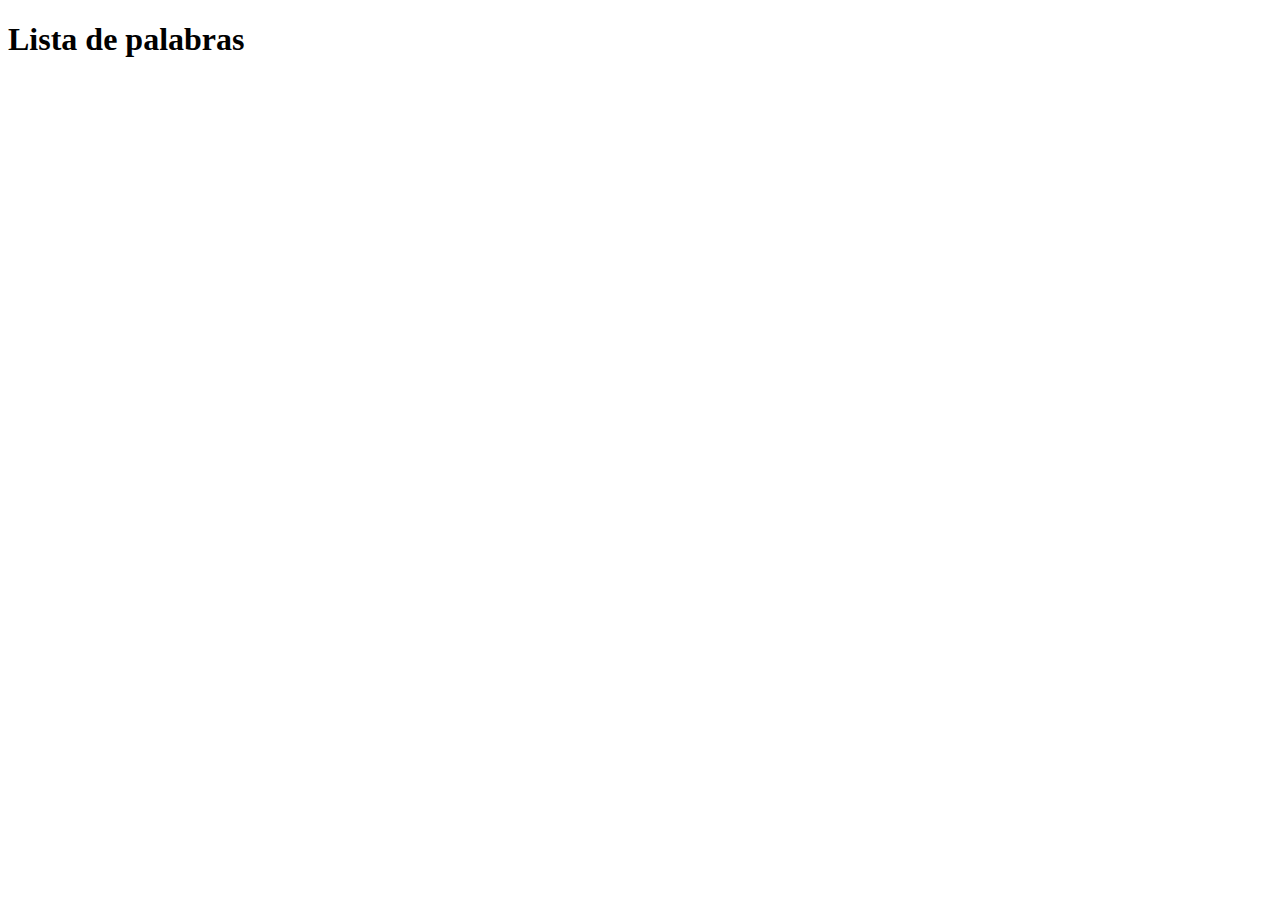
<file: live-coding/live-coding-1/index.html>
<!DOCTYPE html>
<html lang="en">
<head>
    <meta charset="UTF-8">
    <meta http-equiv="X-UA-Compatible" content="IE=edge">
    <meta name="viewport" content="width=device-width, initial-scale=1.0">
    <title>Palabras</title>
</head>
<body>
    <h1>Lista de palabras</h1>
    <ul>
        <!-- imprime los elementos de la lista  -->
    </ul>

    <script src="./app.js"></script>
</body>
</html>
</file>
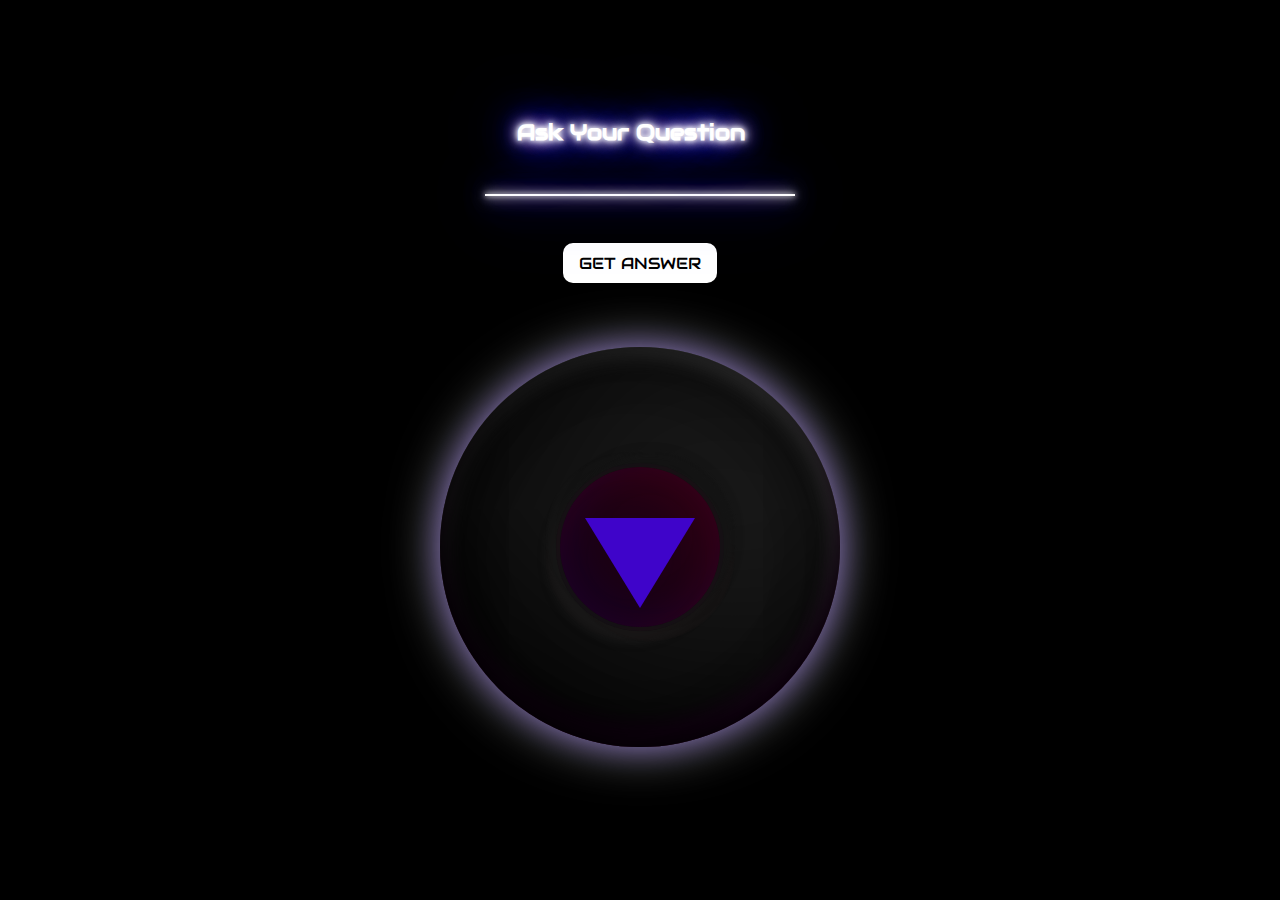
<file: live-coding/live-coding-2/starter-files/index.html>
<!DOCTYPE html>
<html lang="en">
    <head>
        <meta charset="UTF-8" />
        <meta name="viewport" content="width=device-width, initial-scale=1.0" />
        <link rel="icon" href="favicon.ico" />
        <link href="https://fonts.googleapis.com/css2?family=Audiowide&display=swap" rel="stylesheet" />
        <link rel="stylesheet" href="styles/background.css" />
        <link rel="stylesheet" href="styles/main.css" />
        <link rel="stylesheet" href="styles/ball.css" />
        <title>Yes No API</title>
    </head>
    <body>
        <div class="main">
            <div class="stars"></div>
            <div class="twinkling"></div>
            <div class="clouds"></div>

            <div class="interaction__container">
                <input id="input" class="input" type="text" onkeypress="handleKeyEnter(event)" value="" required />
                <span class="input__bar"></span>
                <label>Ask Your Question</label>
                <p id="error" class="error"></p>
            </div>

            <button id="button" type="submit" class="button">
                Get Answer
            </button>

            <div id="ball" class="ball">
                <div class="ball__response">
                    <div class="ball__triangle"></div>
                    <div id="answer" class="ball__answer"></div>
                </div>
            </div>
        </div>
    </body>
    <script src="script.js"></script>
</html>
</file>
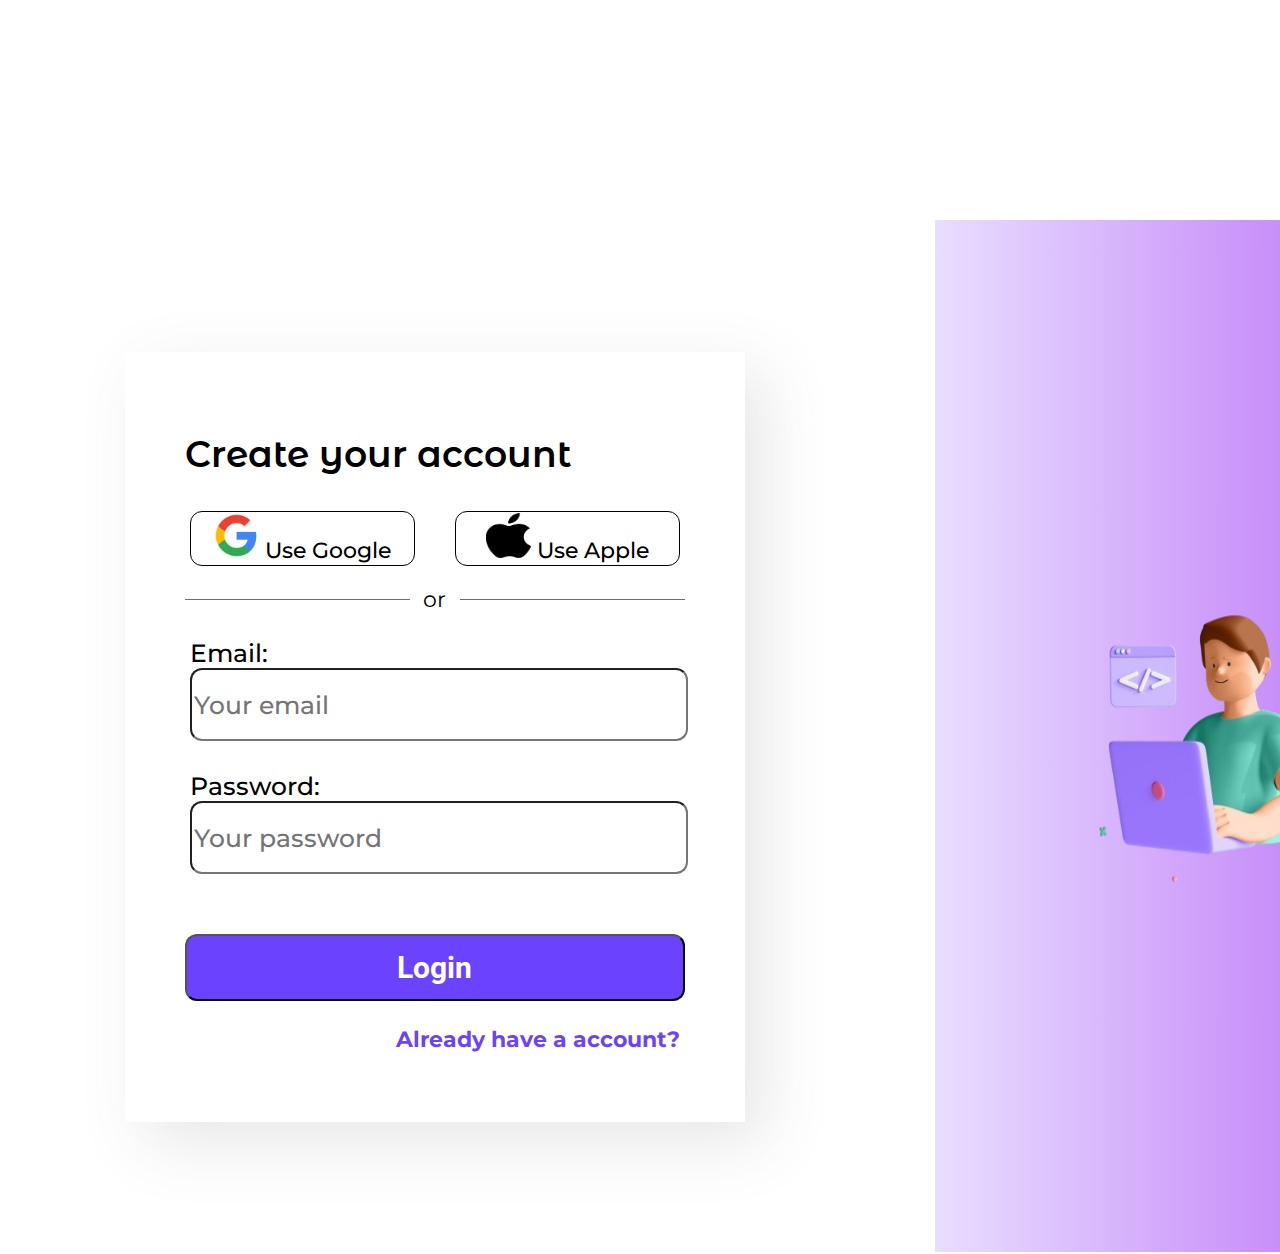
<file: sign-up.html>
<!DOCTYPE html>
<html lang="en">
<head>
    <meta charset="UTF-8">
    <meta name="viewport" content="width=device-width, initial-scale=1.0">
    <title>Sign-up-CSS-Avanzado</title>
    <link rel="stylesheet" href="./styles/style.css">

    <link rel="preconnect" href="https://fonts.googleapis.com">
    <link rel="preconnect" href="https://fonts.gstatic.com" crossorigin>
    <link href="https://fonts.googleapis.com/css2?family=Montserrat+Alternates:wght@600&display=swap" rel="stylesheet">

    <link rel="preconnect" href="https://fonts.googleapis.com">
    <link rel="preconnect" href="https://fonts.gstatic.com" crossorigin>
    <link href="https://fonts.googleapis.com/css2?family=Montserrat&display=swap" rel="stylesheet">

   <link rel="preconnect" href="https://fonts.googleapis.com">
   <link rel="preconnect" href="https://fonts.gstatic.com" crossorigin>
   <link href="https://fonts.googleapis.com/css2?family=Roboto:wght@500&display=swap" rel="stylesheet">

</head>
<body>
    <div class="container">
        <div class="mitad-izquierda">
            <div class="mitad-izquierda-container">
            
                <div class="create">
                    Create your account
                </div>
<div class="wraper-boton">
    <button class="logo-Google">
        <img src="./assets/google-logo.png" alt="logo-Google">
        Use Google
    </button>
    <button class="logo-Apple">
        <img src="./assets/apple-logo.png" alt="logo-Apple">
        Use Apple
    </button>
</div>           
                <div class="or">
                    <div id="linea1"></div>
                    <div class="or2">or</div>
                    <div id="linea2"></div>
                </div>
                <div class="email" id="colocaemail">
                    <label for="email">Email:</label>
                    <input type="email" name="email" id="email" placeholder="Your email">
                </div>
                <div class="password" id="colocapassword">
                    <label for="password">Password:</label>
                    <input type="password" name="password" id="contraseña" placeholder="Your password">
                </div>
                <div class="login">
                    <button>Login</button>
                </div>
                <div class="account">
                    Already have a account?
                </div>
            </div>
        </div>
        <div class="mitad-derecha">
            <div>
                <img src="./assets/developer.png" alt="imagen-persona"> 
            </div>
            
        </div>
    </div>
</body>
</html>
</file>
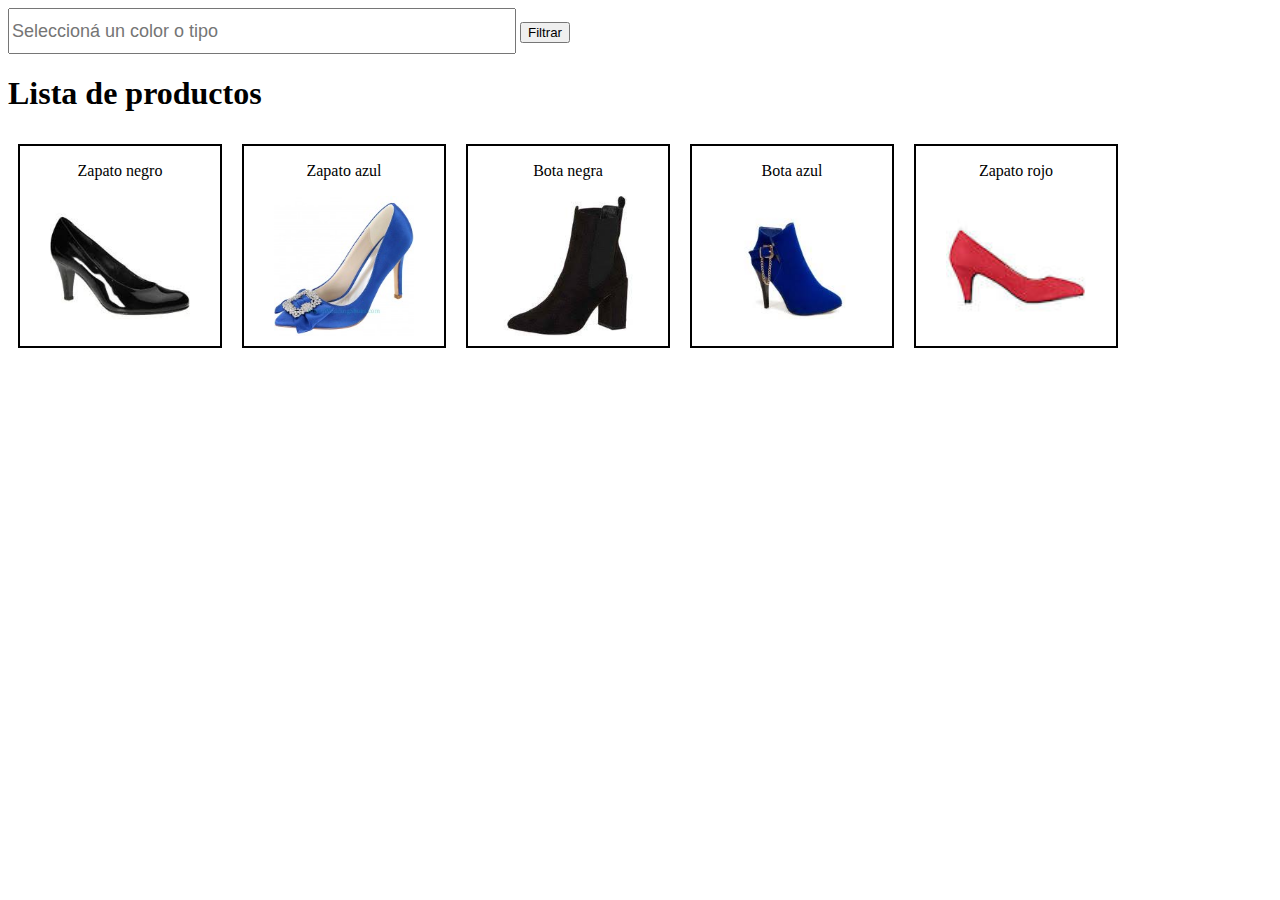
<file: codigo-de-otros 3y4/codigo-otros-3/filtro.html>
<!DOCTYPE html>
<html lang="en">

<head>
  <meta charset="UTF-8">
  <meta name="viewport" content="width=device-width, initial-scale=1.0">
  <meta http-equiv="X-UA-Compatible" content="ie=edge">
  <link rel="stylesheet" href="./filtro.css"> <!--filtro.css esta mal linkeado por esos e cambio a ./filtro.css-->
  <title>Filtros en JS</title>
</head>

<body>
  
  <div>
      <input type="text" placeholder="Seleccioná un color o tipo" id="inputFiltro"> <!--añadir id-->
      <button id="botonFiltro">Filtrar</button >  <!--añadir id-->
      <h1>Lista de productos </h1>
      <div id="lista-de-productos">
    </div>
  </div>
  <script src="./filtro.js"></script> <!--../filtro.js estaba mal linkeado por esos se cambio a ./filtro.js-->
</body>

</html>
</file>
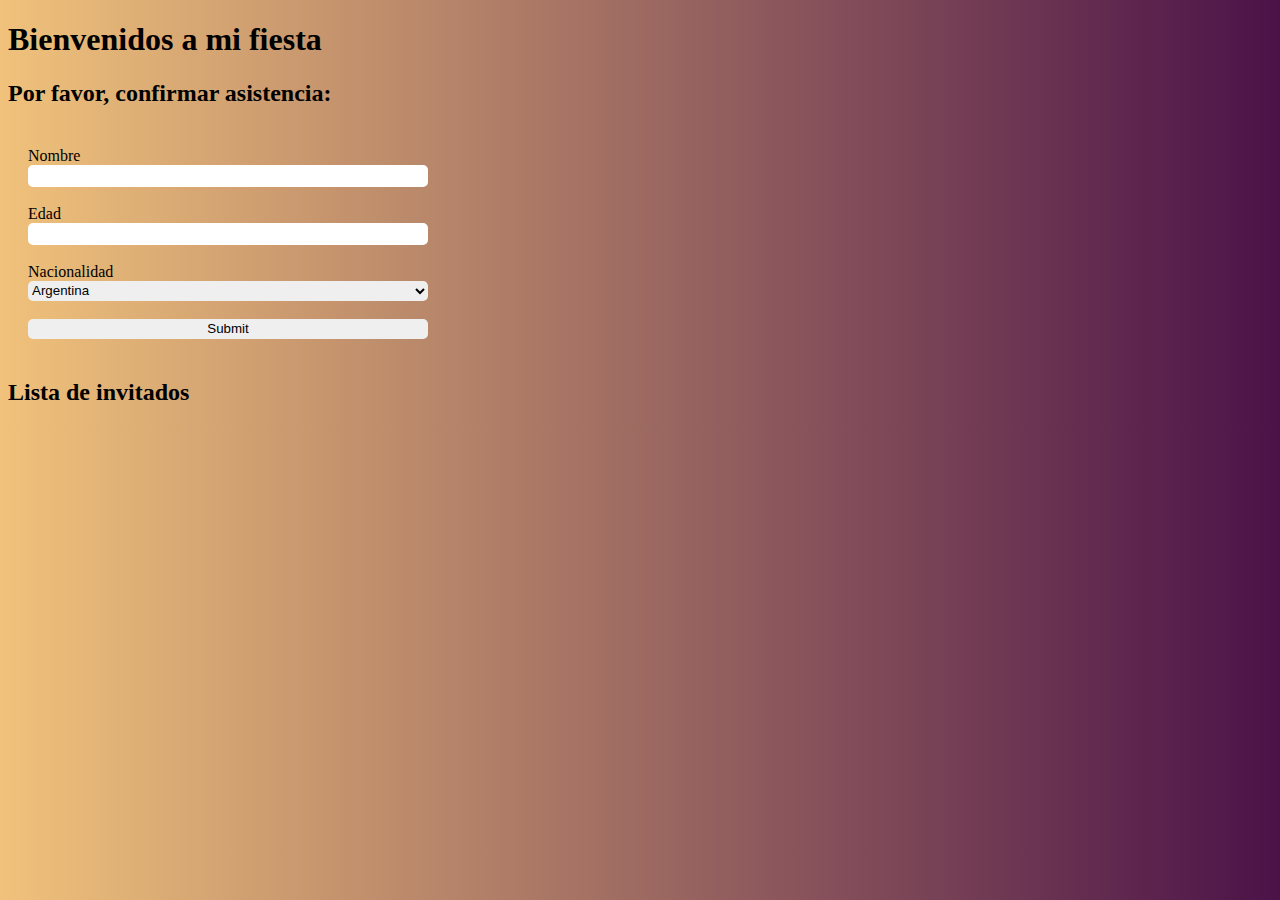
<file: repo clonado 2/codigo-otros-2/formulario.html>
<!DOCTYPE html>
<html lang="en">
<!--Es un formulario que va dar una lista de los invitados, al llenar los campos del formulario y darle al boton submit deberian aparecer los datos en la parte baja de lista de invitados, pero no es así -->
<head>
  <meta charset="UTF-8">
  <meta http-equiv="X-UA-Compatible" content="IE=edge">
  <meta name="viewport" content="width=device-width, initial-scale=1.0">
  <link rel="stylesheet" type="text/css" media="screen" href="./styles.css">
  <title>Formulario</title>
</head>
<body>
  <h1>Bienvenidos a mi fiesta</h1>
  <h2>Por favor, confirmar asistencia:</h2>

  <form class="formulario">
    Nombre <input type="text" name="name" id="name">
    <br />
    Edad <input type="number" name="age" id="age">
    <br />

    Nacionalidad
    <select name="nationality" id="nationality">
      <option value="ar">Argentina</option>
      <option value="mx">Mexicana</option>
      <option value="per">Peruana</option>
      <option value="vnzl">Venezolana</option>
    </select>
    <br />
    <input type="submit">
  </form>

  <div id="lista-de-invitados"><!--Agregue el id lista-de-invitados-->
    <h2>Lista de invitados</h2> 

  </div>

  <script src="./formulario.js"></script> <!--la ruta del javascript esta mal ejecutada por eso la cambie de (../formulario.js)  a   (./formulario.js/)-->
</body>

</html>
</file>
<file: live-coding/live-coding-2/starter-files/styles/background.css>
/* Taken from: https://codepen.io/LoneWolfsMoon/pen/KQaxNd */
body {
    margin: 0;
    padding: 0;
}
@keyframes move-twink-back {
    from {
        background-position: 0 0;
    }
    to {
        background-position: -10000px 5000px;
    }
}
@-webkit-keyframes move-twink-back {
    from {
        background-position: 0 0;
    }
    to {
        background-position: -10000px 5000px;
    }
}
@-moz-keyframes move-twink-back {
    from {
        background-position: 0 0;
    }
    to {
        background-position: -10000px 5000px;
    }
}
@-ms-keyframes move-twink-back {
    from {
        background-position: 0 0;
    }
    to {
        background-position: -10000px 5000px;
    }
}

@keyframes move-clouds-back {
    from {
        background-position: 0 0;
    }
    to {
        background-position: 10000px 0;
    }
}
@-webkit-keyframes move-clouds-back {
    from {
        background-position: 0 0;
    }
    to {
        background-position: 10000px 0;
    }
}
@-moz-keyframes move-clouds-back {
    from {
        background-position: 0 0;
    }
    to {
        background-position: 10000px 0;
    }
}
@-ms-keyframes move-clouds-back {
    from {
        background-position: 0;
    }
    to {
        background-position: 10000px 0;
    }
}

.stars,
.twinkling,
.clouds {
    position: absolute;
    top: 0;
    left: 0;
    right: 0;
    bottom: 0;
    width: 100%;
    height: 100%;
    display: block;
}

.stars {
    background: #000 url(http://www.script-tutorials.com/demos/360/images/stars.png) repeat top center;
    z-index: -103;
}

.twinkling {
    background: transparent url(http://www.script-tutorials.com/demos/360/images/twinkling.png) repeat top center;
    z-index: -102;

    animation: move-twink-back 200s linear infinite;
}

.clouds {
    background: transparent url(https://i.imgur.com/v3xI5rv.png) repeat top center;
    z-index: -100;

    animation: move-clouds-back 600s linear infinite;
}
</file>
<file: live-coding/live-coding-2/starter-files/styles/main.css>
* {
    font-family: 'Audiowide', cursive;
}

body {
    background-color: #0b132b;
    font-size: 16px;
    overflow-y: hidden;
}

.main {
    display: flex;
    flex-direction: column;
    justify-content: center;
    align-items: center;
    height: 100vh;
}

.interaction__container {
    position: relative;
    margin-bottom: 30px;
}

.input {
    font-size: 1.2rem;
    padding: 10px 10px 10px 0px;
    display: block;
    width: 300px;
    border: none;
    border-bottom: 1px solid #757575;
    color: white;
}

.input:focus {
    outline: none;
}

.input ~ label {
    position: absolute;
    font-size: 1.4rem;
    font-weight: 700;
    top: -2.2rem;
    left: 2rem;
    color: white;
    text-shadow: 0 0 5px #fff, 0 0 10px #fff, 0 0 15px #fff, 0 0 20px #3f04ca, 0 0 35px #3f04ca, 0 0 40px #3f04ca,
        0 0 50px #3f04ca, 0 0 75px #3f04ca;
}

.input__bar {
    position: relative;
    display: block;
    content: '';
    height: 2px;
    width: 100%;
    bottom: 1px;
    position: absolute;
    background: white;
    box-shadow: 0 0 5px #fff, 0 0 10px #fff, 0 0 15px #fff, 0 0 20px #3f04ca, 0 0 35px #3f04ca, 0 0 40px #3f04ca,
        0 0 50px #3f04ca, 0 0 75px #3f04ca;
}

.input:focus ~ .input__bar:before,
.input:focus ~ .input__bar:after {
    width: 50%;
}

.input[type='text'] {
    background: transparent;
    border: none;
}

.button {
    border: 0;
    border-radius: 10px;
    font-size: 1rem;
    text-transform: uppercase;
    background: white;
    color: black;
    cursor: pointer;
    padding: 0.6rem 1rem;
    margin-top: 1rem;
    margin-bottom: 4rem;
}

.button:hover {
    box-shadow: 0 0 5px #fff, 0 0 10px #fff, 0 0 15px #fff, 0 0 1px #3f04ca, 0 0 2px #3f04ca, 0 0 2px #3f04ca,
        0 0 0px #3f04ca, 0 0 2px #3f04ca;
}

.button:disabled {
    color: grey;
    cursor: not-allowed;
}

.error {
    position: absolute;
    color: white;
    margin: 0.3rem 0.8rem;
}

@media (max-width: 500px) {
    .interaction__container {
        margin-bottom: 1rem;
    }

    .input {
        width: 200px;
        font-size: 1rem;
    }

    .input ~ label {
        font-size: 1rem;
        top: -2.2rem;
        left: 1.5rem;
    }

    .button {
        padding: 0.6rem 0.8rem;
        margin: 2rem 0;
    }

    .error {
        margin: 0.3rem;
        font-size: 0.7rem;
    }
}
</file>
<file: live-coding/live-coding-2/starter-files/styles/ball.css>
.ball {
    height: 400px;
    width: 400px;
    background: rgb(25, 25, 25);
    border-radius: 100%;
    position: relative;
    box-shadow: inset -10px 10px 50px rgba(0, 0, 0, 0.4), inset 5px -5px 50px rgba(0, 0, 0, 1),
        inset 50px -50px 200px rgba(0, 0, 0, 1), inset 0px -20px 20px rgba(60, 0, 60, 1),
        inset -1px 2px 20px 4px #ffffff7a, 0 0 50px #ffffffa1, 0 0 30px 0px #3900bf8c;
}

.ball__response {
    position: absolute;
    background: linear-gradient(45deg, rgba(20, 0, 20, 1) 0%, rgba(40, 0, 20, 1) 100%);
    width: 160px;
    height: 160px;
    border-radius: 100%;
    border: solid 4px rgba(20, 20, 20, 0.8);
    box-shadow: 10px -10px 10px rgba(20, 20, 20, 0.6), 10px -10px 1px rgba(20, 20, 20, 0.5),
        -10px -10px 1px rgba(20, 20, 20, 0.5), 10px 10px 1px rgba(23, 20, 20, 0.5), -10px 10px 1px rgba(19, 17, 17, 0.5),
        8px -10px 10px rgba(20, 20, 20, 0.6), -8px 10px 10px rgba(39, 39, 39, 0.6),
        inset -10px 10px 40px rgba(200, 0, 20, 0.1), inset 10px -10px 40px rgba(20, 0, 200, 0.1);
    left: 50%;
    top: 50%;
    -webkit-transform: translate(-50%, -50%);
    transform: translate(-50%, -50%);
}

.ball__triangle {
    -webkit-transform: translate(-50%, -50%) rotate(5deg);
    transform: translate(-50%, -50%) rotate(5deg);
    position: absolute;
    left: 50%;
    top: 60%;
    border-left: 55px solid transparent;
    border-right: 55px solid transparent;
    opacity: 0;
}

.ball__answer {
    font-size: 1.2rem;
    text-shadow: 1px 1px 2px black;
    color: white;
    text-align: center;
    -webkit-transform: translate(-50%, -50%) rotate(5deg);
    transform: translate(-50%, -50%) rotate(5deg);
    position: absolute;
    text-transform: uppercase;
    width: 55px;
    height: 60px;
    left: 51%;
    top: 52%;
    opacity: 0;
    transition: ease-in all 0.2s;
    text-shadow: 0 0 5px #fff, 0 0 10px #fff, 0 0 15px #fff, 0 0 20px #3f04ca, 0 0 35px #3f04ca, 0 0 40px #3f04ca,
        0 0 50px #3f04ca, 0 0 75px #3f04ca;
}

.ball .ball__answer {
    opacity: 1;
    -webkit-transform: translate(-50%, -50%) rotate(0deg);
    transform: translate(-50%, -50%) rotate(0deg);
    transition: ease-in all 0.2s;
}

.ball .ball__triangle {
    border-top: 90px solid #3f04ca;
    -webkit-transform: translate(-50%, -50%) rotate(0deg);
    transform: translate(-50%, -50%) rotate(0deg);
    opacity: 1;
    transition: ease-in all 0.2s;
}

.shake__ball {
    animation: shake 1s cubic-bezier(0.5, -0.75, 0.7, 2) both;
    transform: translate3d(0, 0, 0);
    backface-visibility: hidden;
    perspective: 1000px;
}

@keyframes shake {
    10%,
    90% {
        transform: translate3d(-5px, 0, 0);
    }

    20%,
    80% {
        transform: translate3d(10px, 0, 0);
    }

    30%,
    50%,
    70% {
        transform: translate3d(-10px, 0, 0);
    }

    40%,
    60% {
        transform: translate3d(5px, 0, 0);
    }
}

@media (max-width: 500px) {
    .ball {
        height: 275px;
        width: 275px;
    }

    .ball__response {
        width: 110px;
        height: 110px;
    }

    .ball__triangle {
        border-left: 40px solid transparent;
        border-right: 40px solid transparent;
    }

    .ball__answer {
        font-size: 0.8rem;
        width: 30px;
        height: 45px;
    }
    .ball .ball__triangle {
        border-top: 50px solid #3f04ca;
    }
}
</file>
<file: styles/style.css>
:root{
    --font-primary:'Montserrat Alternates', sans-serif;
    --font-secondary:'Montserrat', sans-serif;
    --font-tertiary:'Roboto', sans-serif;
    --color-morado:linear-gradient(90deg, rgba(180, 146, 253, 0.3) 0%, rgba(173, 78, 245, 0.9543) 100%);

}
body{
    width: 1440px;
    height: 1024px;
    top: -1106px;
    left: 823px;
    display: flex;
    align-items: center;
    justify-content: center;
   

    
}
.container{
    height: 600px;
    width: 1600px;
    top: -1106px;
    left: 823px;
    display: flex;
    
}
.mitad-izquierda{
    width: 1000px;
    height: 734px;
    background-color: white;
    display: flex;
    align-items: center;
    justify-content: center;
    padding: 150px 0px 150px;
}

.mitad-izquierda-container{
    width: 500px;
    height: 650px;
    /* top: 144px;
    left: 153px; */
    background-color: white;
    /* display:grid;
    grid-template-columns: repeat(2,1fr);
    grid-template-rows: repeat(7,1fr); */
    padding: 80px 60px 40px 60px;
    box-shadow: 20px 20px 60px 0px #5E5E5E26;
}

.email, .password, .account{
    margin: 5px;
    margin-bottom: 20px;
}

.create{
    color: black;
    text-align: left;
    font-family: var(--font-primary);
    font-size: 36px;
    font-weight: 600;
    line-height: 44px;
    letter-spacing: 0em;
    margin-bottom: 30px;


}
.logo-Apple, .logo-Google{
    border: black 1px solid;
    margin: 5px;
    font-family: var(--font-secondary);
    font-size: 22px;
    font-weight: 500;
    line-height: 27px;
    letter-spacing: 0em;

}
.logo-Google{
    border-radius: 12px;
    width: 45%;
    background-color: #fff;
 

}
.logo-Apple{
    border-radius: 12px;
    width: 45%;
    background-color: #fff;
}

#linea1{
    width: 45%;
    height: 1px;
    background-color:#6667B0;
     
} 



#linea2{
    width: 45%;
    height: 1px;
    background-color:#6667B0;
    
}


.email input, .password input{
    border-radius: 12px;
    width: 100%;
    height: 67px;
    color: #6667B0;
    font-family:var(--font-secondary);
    font-size: 25px;
    font-weight: 500;
    line-height: 30px;
    letter-spacing: 0em;
    text-align: left;
}

#colocaemail, #colocapassword {
font-family: var(--font-secondary);
font-size: 25px;
font-weight: 500;
line-height: 30px;
letter-spacing: 0em;
text-align: left;
margin-bottom: 30px;

}

.login button{
    background-color: #6B43FF;
    border-radius: 12px;
    width: 100%;
    height: 67px;
    font-weight: 700;
    top: 697px;
    left: 216px;
    font-family: var(--font-tertiary);
    color: white;
    font-size: 30px;
}


.account{
    display: flex;
    justify-content: right;
    color: #6B43FF;
    font-family: var(--font-secondary);
    font-size: 22px;
    font-weight: 700;
    line-height: 27px;
    letter-spacing: 0em;
    text-align: left;
    margin-top: 25px;

    

}
.mitad-derecha{
    width: 587px;
    height: 1032px;
    left: 853px;
    background: var(--color-morado);
    display: flex;
    align-items: center;
    justify-content:center;
    
 }
.mitad-derecha img{
    
    width:407px;
    height:505px;
    top:259px;
    left:970px;
    

}
.mitad-izquierda img{
    width: 45px;
    height: 45px;
}

.wraper-boton{

    display: flex;
    justify-content: space-between;

}

.or{
    display: flex;
    align-items: center;
    margin-top: 15px;
    margin-bottom: 25px;


}
.or2 {
    width: 10%;
    text-align: center;
    font-family: var(--font-secondary);
    font-size: 22px;
    line-height: 27px;
    letter-spacing: 0em;

}

.login{
    margin-top: 60px;
}
</file>
<file: codigo-de-otros 3y4/codigo-otros-3/filtro.css>
input {
  width: 500px;
  height: 40px;
  font-size: 18px;
}

#lista-de-productos {
  display: flex; /*faltaba un ;*/
  
}

.producto {
  width: 200px;
  height: 200px;
  margin: 10px;
  border: 2px solid black;
  display: flex;
  flex-direction: column;
  align-items: center;
}

.producto img {
  width: 70%;
  height: auto
}
</file>
<file: repo clonado 2/codigo-otros-2/styles.css>
body {
  /*Elimine los dos anteriores background ya que no hacian cambio*/
  background: linear-gradient(to right, #f0c27b, #4b1248); /* W3C, IE 10+/ Edge, Firefox 16+, Chrome 26+, Opera 12+, Safari 7+ */
}

.formulario {
  padding: 20px;
  display: flex;
  flex-direction: column;
  width: 400px;
}

.formulario input, select {
  border: none;
  height: 20px;
  border-radius: 5px;
}

.error {
  background-color: red;
}

.elemento-lista {
  color: #4b1248;
  font-family: Verdana;
  margin: 10px 0;
  border: 5px solid #4b1248;
  border-radius: 5px;
  padding: 0 5px;
  width: 400px;
  margin: 20px
}

.elemento-lista input {
  border: none;
  background: none;
  color: #4b1248;
  font-family: Verdana;
  margin: 10px 0;
  font-size: 16px;
}
</file>
